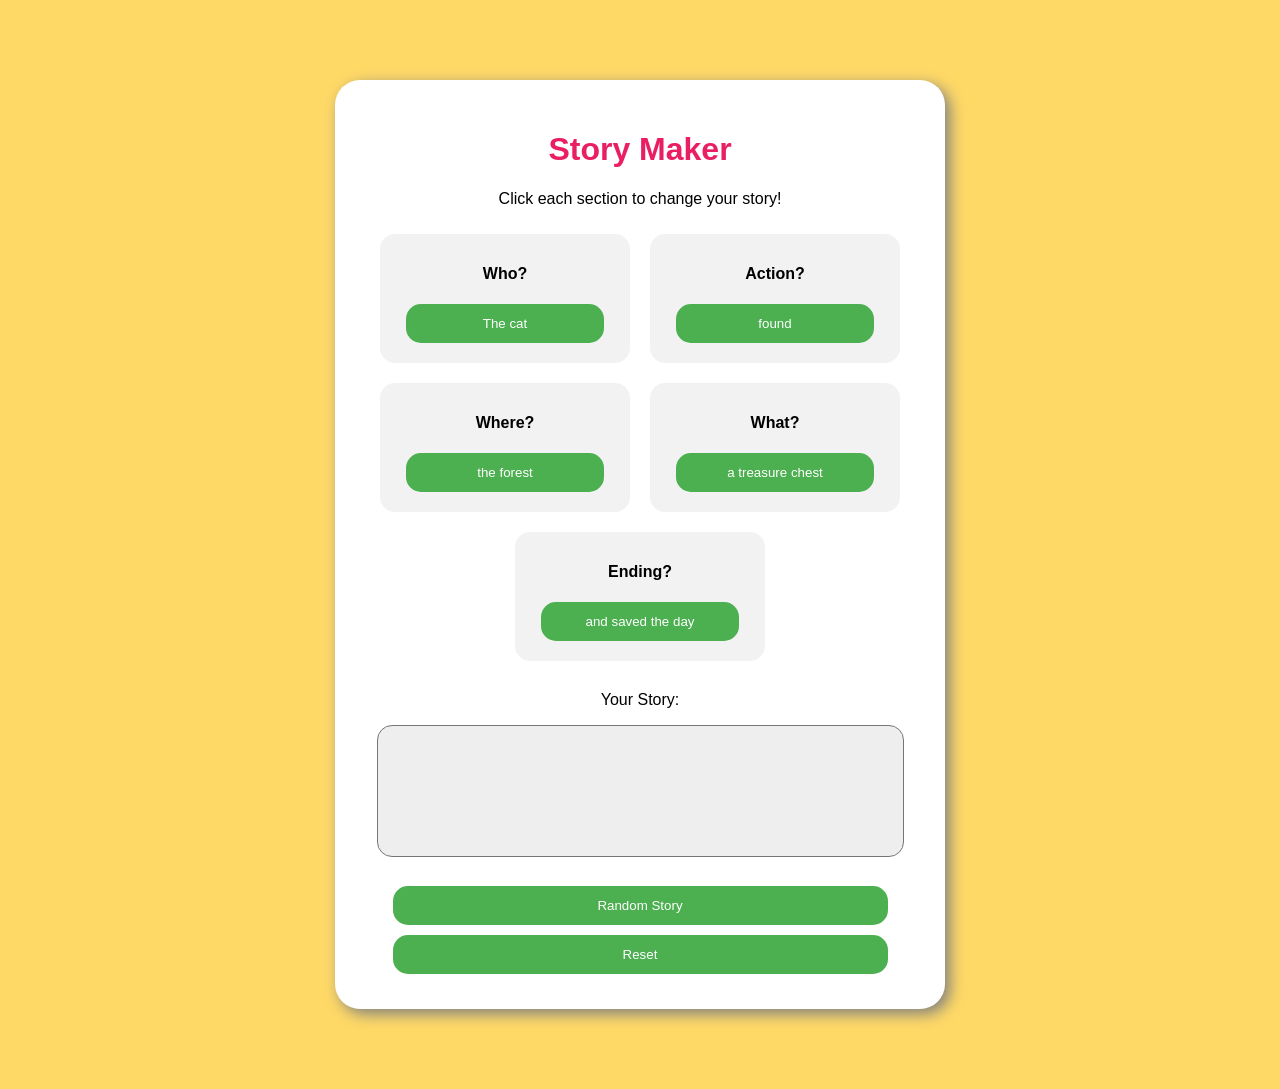
<file: assignment-1/index.html>
<!DOCTYPE html>
<html>

<head>

    <title>Story Maker Toy</title>
    <link rel="stylesheet" href="style.css">

</head>

<body>

    <div class="toy">

        <h1>Story Maker</h1>
        <p>
            Click each section to change your story!
        </p>

        <div class="storyParts">

            <div class="part">

                <p>Who?</p>
                <input 
                type="button" 
                value="The cat" 
                class="storyButton" 
                onclick="changePerson(this)">

            </div>

            <div class="part">

                <p>Action?</p>
                <input 
                type="button" 
                value="found" 
                class="storyButton" 
                onclick="changeAction(this)">

            </div>

            <div class="part">

                <p>Where?</p>
                <input 
                type="button" 
                value="the forest" 
                class="storyButton" 
                onclick="changePlace(this)">

            </div>

            <div class="part">

                <p>What?</p>
                <input 
                type="button" 
                value="a treasure chest" 
                class="storyButton" 
                onclick="changeThing(this)">

            </div>

            <div class="part">

                <p>Ending?</p>
                <input 
                type="button" 
                value="and saved the day" 
                class="storyButton" 
                onclick="changeEnding(this)">

            </div>

        </div>

        <div class="storyDisplay">

            <p>Your Story:</p>
            <textarea 
            id="storyBox" 
            readonly></textarea>

        </div>

        <div class="controls">

            <input 
            type="button" 
            value="Random Story" 
            onclick="randomStory()">

            <input type="button" 
            value="Reset" 
            onclick="resetStory(
            document.getElementsByClassName('storyButton')[0],
            document.getElementsByClassName('storyButton')[1],
            document.getElementsByClassName('storyButton')[2],
            document.getElementsByClassName('storyButton')[3],
            document.getElementsByClassName('storyButton')[4])">

        </div>

    </div>

    <script src="script.js"></script>

</body>

</html>
</file>
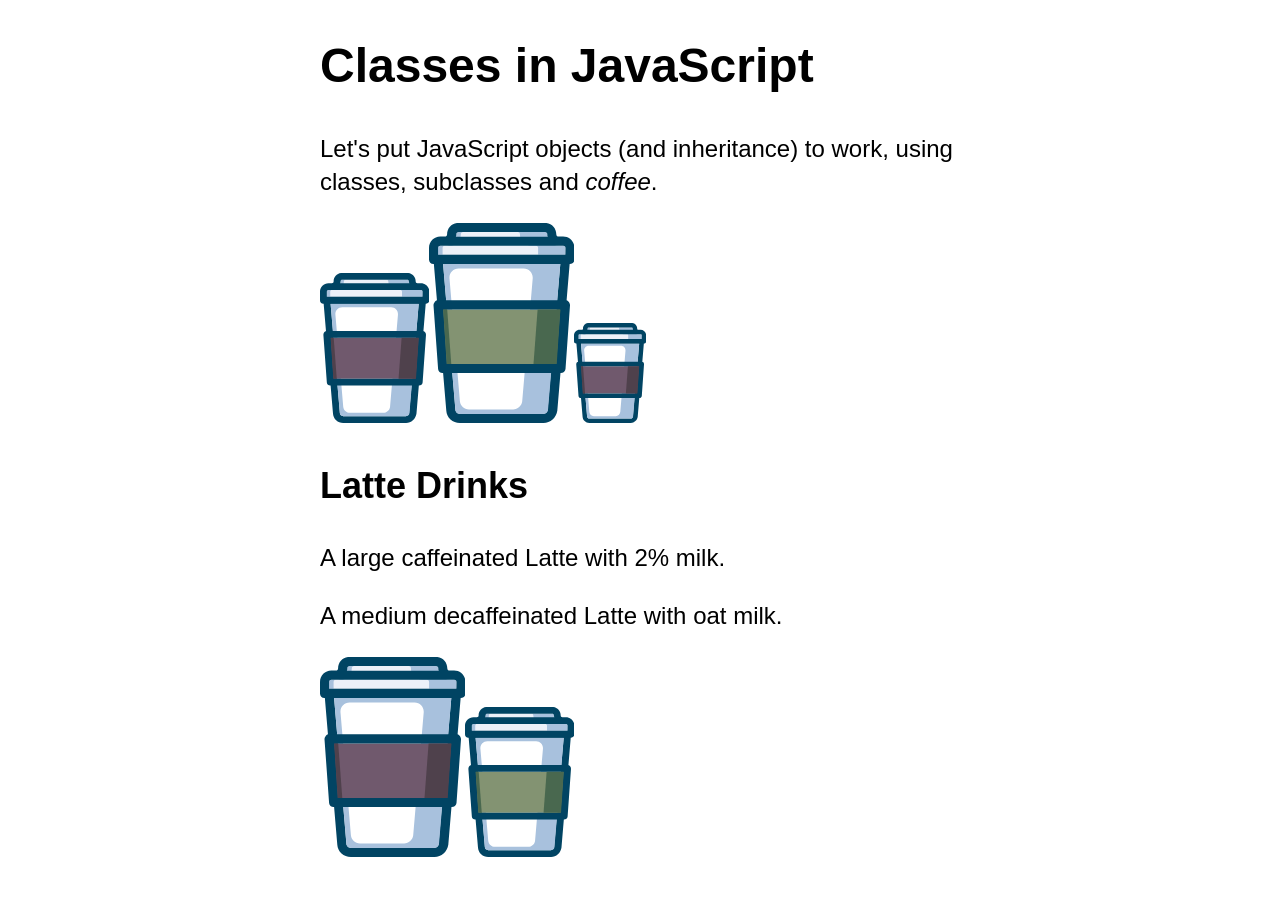
<file: lab-2/index.html>
<!DOCTYPE html>
<html lang="en">
<head>
	<meta charset="utf-8" />
	<title>Classes in JavaScript | COMP1073 Client-Side JavaScript</title>
	<meta name="viewport" content="width=device-width, initial-scale=1.0" />
	<link href="css/normalize.css" rel="stylesheet" />
	<link href="css/styles.css" rel="stylesheet" />
	<script src="js/coffee.js" defer></script>
</head>

<body>
	<h1>Classes in JavaScript</h1>
	<p>Let's put JavaScript objects (and inheritance) to work, using classes, subclasses and <em>coffee</em>.</p>
	<p id="output"></p>
</body>
</html>
</file>
<file: assignment-1/style.css>
body {

    background-color: #ffd966;
    font-family: Arial, Helvetica, sans-serif;
    text-align: center;
}

.toy {

    background-color: white;
    width: 550px;
    margin: 80px auto;
    padding: 30px;
    border-radius: 25px;
    box-shadow: 5px 5px 15px gray;
}

h1 {

    color: #e91e63;
}

.storyParts {

    display: flex;
    flex-wrap: wrap;
    justify-content: center;
}

.part {

    background-color: #f2f2f2;
    width: 220px;
    margin: 10px;
    padding: 15px;
    border-radius: 15px;
}

.part p {

    font-weight: bold;
}

input {

    width: 90%;
    padding: 12px;
    margin: 5px;
    border-radius: 15px;
    border: none;
    background-color: #4caf50;
    color: white;
    cursor: pointer;
}

input:hover {

    background-color: #388e3c;
}

.controls {

    margin-top: 20px;
}
.storyDisplay {

    margin-top: 20px;
}

#storyBox {

    width: 90%;
    height: 100px;
    padding: 15px;
    font-size: 16px;
    text-align: center;
    background-color: #eeeeee;
    border-radius: 15px;
    resize: none;
}
</file>
<file: lab-2/css/styles.css>
/* Page Styles */
@charset "utf-8";
body {
	font-family: sans-serif;
	font-size: 150%;
	line-height: 1.4;
	width: 640px;
	margin-left: auto;
	margin-right: auto;
	/* transition: all 1s; */
}
</file>
